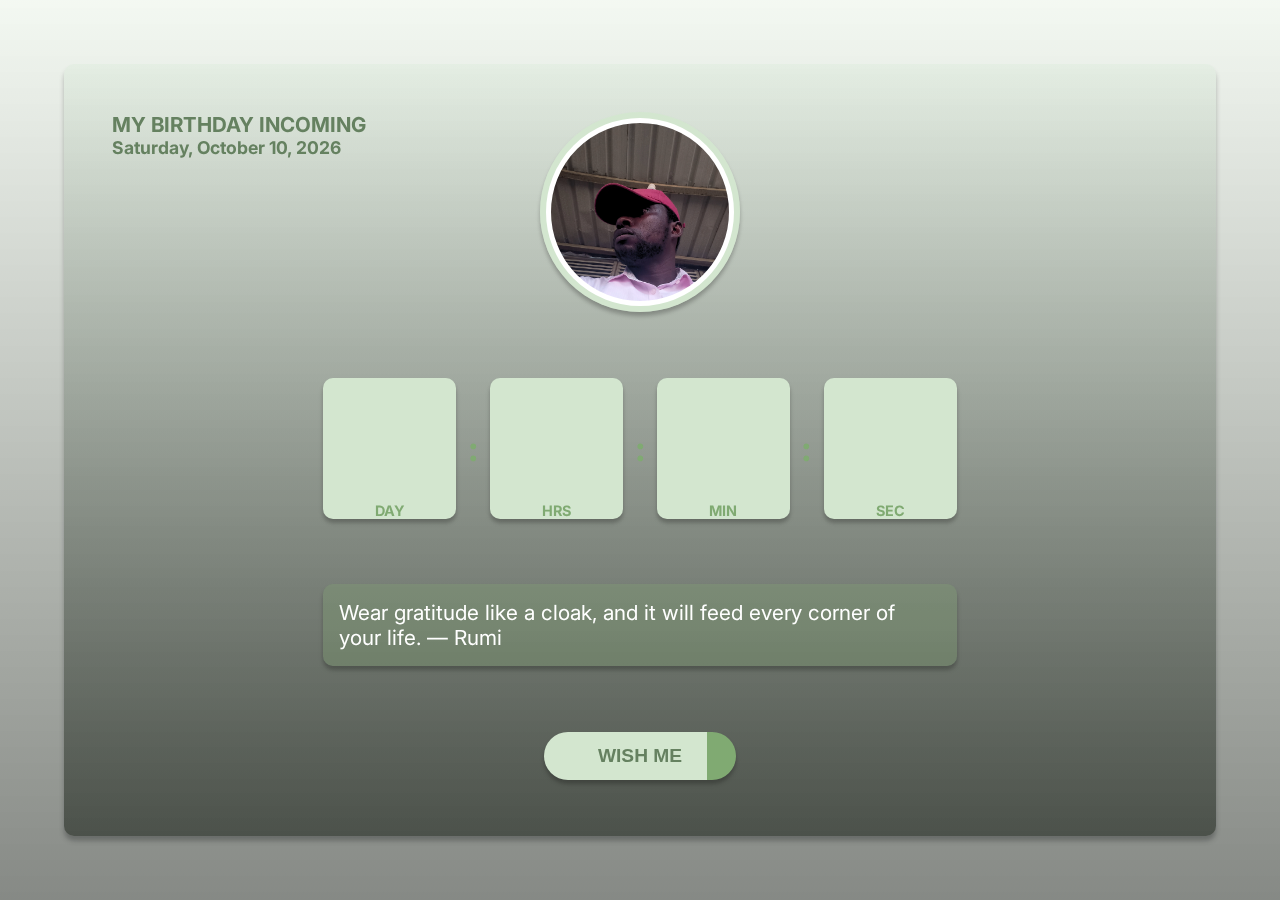
<file: index.html>
<!DOCTYPE html>
<html lang="en">

<head>
    <meta charset="UTF-8" />
    <meta name="viewport" content="width=device-width, initial-scale=1.0" />
    <meta name="description" content="A birthday countdown application which automatically updates for every year">
    <meta property="og:title " content="A birthday countdown timer">
    <meta property="og:description"
        content="A birthday countdown application which automatically updates for every year">
    <meta property="og:image" content="https://github.com/wisac/birthday-countdown/blob/main/images/picture.jpg?raw=true">
    <meta property="og:url" content="https://wisac.github.io/birthday-countdown/">
    <title>My Birthday Countdown</title>
    <link rel="stylesheet" href="src/style.css" />
    <link rel="icon" href="images/favicon.ico" />
    <script src="src/qoutes.js"></script>
    <script defer src="src/main.js"></script>
</head>

<body>
    <main style="
                background-image: url('https://img.gs/jqhspclgkm/1920/https://github.com/wisac/birthday-countdown/blob/main/images/eberhard-grossgasteiger-kSfSAk5l4HQ-unsplash.jpg?raw=true');
            ">
        <div class="overlay-container">
            <div class="title-container">
                <h3 class="title">MY BIRTHDAY INCOMING</h3>
                <h4 class="date">Lorem, 00 Lorem 2023</h4>
            </div>
            <div class="profile-container">
                <div class="outer-circle">
                    <div class="inner-circle">
                        <div class="picture" style="
                                    background-image: url('images/2024.jpg');
                                "></div>
                    </div>
                </div>
            </div>
            <div class="time-container">
                <div class="day-box time-hand-card">
                    <h1 class="time-hand-time day-hand"></h1>
                    <h2 class="time-hand-label">DAY</h2>
                </div>
                <h1 class="time-hand-divider">:</h1>
                <div class="hrs-box time-hand-card">
                    <h1 class="time-hand-time hrs-hand"></h1>
                    <h2 class="time-hand-label">HRS</h2>
                </div>
                <h1 class="time-hand-divider">:</h1>

                <div class="min-box time-hand-card">
                    <h1 class="time-hand-time min-hand"></h1>
                    <h2 class="time-hand-label">MIN</h2>
                </div>

                <h1 class="time-hand-divider">:</h1>

                <div class="sec-box time-hand-card">
                    <h1 class="time-hand-time sec-hand"></h1>
                    <h2 class="time-hand-label">SEC</h2>
                </div>
            </div>
            <div class="message-container">
                <p class="message">
                    Wear gratitude like a cloak, and it will feed every corner of your life. — Rumi
                </p>
            </div>
            <div class="button-container">
                <button class="wish-me-btn">WISH ME</button>
                <p class="wish-status"></p>
            </div>
        </div>
        <!--Overlay-container-->
    </main>
</body>

</html>
</file>
<file: src/style.css>
@import url("https://fonts.googleapis.com/css2?family=Inter:wght@400;500;600;700;800&display=swap");

:root {
    /* Colors */
    --bg-light: rgba(208, 231, 210, 0.27);
    --bg-dark: rgba(6, 15, 7, 0.492);
    --primary-dark: #618264;
    --primary-light: #79ac78;
    --primary-transparent: #79ac7845;
    --secondary: #d0e7d2;
}

* {
    margin: 0;
    box-sizing: border-box;
    padding: 0;
}

body {
    font-family: Inter, sans-serif;
    color: var(--primary-dark);
    filter: hue-rotate(350deg);

    /* Low resolution tablets and large mobile 480px to 768px*/
    @media screen and (min-width: 480px) {
        font-size: 1.1rem;
    }

    /* High resolution tablets and small laptops 768px to 1024px*/
    @media screen and (min-width: 768px) {
        font-size: 1.3rem;
    } /* 768px */

    /* Laptop and desktop 1024px to 2560px*/
    @media screen and (min-width: 1024px) {
        font-size: 1.1rem;
    } /* 1024px */
}

main {
    background-repeat: no-repeat;
    background-size: cover;
    background-position: -400px;
    height: 100vh;
    width: 100vw;
    display: flex;

    /* High resolution tablets and small laptops 768px to 1024px*/
    @media screen and (min-width: 768px) {
        background-position: -100px;
        justify-content: center;
        padding: 2rem;
        &::before {
            background-image: linear-gradient(var(--bg-light), var(--bg-dark));
            height: 100vh;
            width: 100%;
            content: "";
            position: absolute;
            top: 0;
            left: 0;
        }
    } /* 768px */

    /* Laptop and desktop 1024px to 2560px*/
    @media screen and (min-width: 1024px) {
        background-position: 0;
        padding: 4rem;
    } /* 1024px */
}

.overlay-container {
    background-image: linear-gradient(var(--bg-light), var(--bg-dark));
    height: 100%;
    display: flex;
    flex-direction: column;
    align-items: center;
    padding: 2.5rem;
    justify-content: space-between;
    width: 100%;

    /* High resolution tablets and small laptops 768px to 1024px*/
    @media screen and (min-width: 768px) {
        z-index: 1;
        border-radius: 10px;
        box-shadow: 0px 5px 5px 0px rgba(0, 0, 0, 0.25);
    } /* 768px */

    /* Laptop and desktop 1024px to 2560px*/
    @media screen and (min-width: 1024px) {
        padding: 3rem;
    } /* 1024px */
}

.title-container {
    display: flex;
    flex-direction: column;
    justify-content: center;
    align-items: center;

    /* Laptop and desktop 1024px to 2560px*/
    @media screen and (min-width: 1024px) {
        align-self: flex-start;
        position: absolute;
        align-self: flex-start;
        align-items: flex-start;
    } /* 1024px */
}

.outer-circle {
    height: 250px;
    width: 250px;
    display: flex;
    justify-content: center;
    align-items: center;
    border-radius: 50%;
    box-shadow: 0px 4px 4px 0px rgba(0, 0, 0, 0.25);

    /* Low resolution tablets and large mobile 480px to 768px*/
    @media screen and (min-width: 480px) {
        height: 320px;
        width: 320px;
    } /* 480px */

    /* High resolution tablets and small laptops 768px to 1024px*/
    @media screen and (min-width: 768px) {
        height: 350px;
        width: 350px;
    } /* 768px */

    /* Laptop and desktop 1024px to 2560px*/
    @media screen and (min-width: 1024px) {
        height: 200px;
        width: 200px;
    } /* 1024px */
}

.inner-circle {
    width: 100%;
    height: 100%;
    background-image: conic-gradient(
        var(--primary-light) 0deg,
        var(--secondary) 0deg
    );
    display: flex;
    justify-content: center;
    align-items: center;
    border-radius: 50%;
}

.picture {
    height: 94%;
    width: 94%;
    background-size: cover;
    background-repeat: no-repeat;
    border-radius: 50%;
    border: 5px solid #fff;
}

.time-container {
    display: flex;
    justify-content: space-between;
    width: 100%;

    /* Laptop and desktop 1024px to 2560px*/
    @media screen and (min-width: 1024px) {
        width: 60%;
        /* justify-content: center; */
        gap: 2%;
    } /* 1024px */

    & .time-hand-card {
        position: relative;
        width: 4em;
        height: 4em;

        background-color: var(--secondary);
        display: flex;
        align-items: center;
        justify-content: center;
        border-radius: 10px;
        box-shadow: 0px 4px 4px 0px rgba(0, 0, 0, 0.25);

        /* Low resolution tablets and large mobile 480px to 768px*/
        @media screen and (min-width: 480px) {
            width: 5em;
            height: 5em;
        } /* 480px */

        /* High resolution tablets and small laptops 768px to 1024px*/
        @media screen and (min-width: 768px) {
            width: 6em;
            height: 6em;
        } /* 768px */

        /* Laptop and desktop 1024px to 2560px*/
        @media screen and (min-width: 1024px) {
            width: 8em;
            height: 8em;
        } /* 1024px */
    }
}

.time-hand-label {
    position: absolute;
    bottom: 0;
    font-size: 0.7rem;
    color: var(--primary-light);

    /*High resolution tablets and small laptops 768px to 1024px*/
    @media screen and (min-width: 768px) {
        font-size: 0.9rem;
    } /* 768px */

    /* Laptop and desktop 1024px to 2560px*/
    @media screen and (min-width: 1024px) {
        font-size: 0.9rem;
    } /* 1024px */
}

.time-hand-time {
    font-size: 2.5rem;

    /* High resolution tablets and small laptops 768px to 1024px*/
    @media screen and (min-width: 768px) {
        font-size: 3.5rem;
    } /* 768px */

    /* Laptop and desktop 1024px to 2560px*/
    @media screen and (min-width: 1024px) {
        font-size: 4.5rem;
    } /* 1024px */
}

.time-hand-divider {
    align-self: center;
    margin: auto;
    height: fit-content;
    color: var(--primary-light);
}

.message-container {
    background-color: var(--primary-transparent);
    padding: 1rem;
    border-radius: 10px;
    box-shadow: 0px 4px 4px 0px rgba(0, 0, 0, 0.25);

    /* Laptop and desktop 1024px to 2560px*/
    @media screen and (min-width: 1024px) {
        width: 60%;
    } /* 1024px */

    & .message {
        color: #fff;
        font-size: 1.1rem;

        /* High resolution tablets and small laptops 768px to 1024px*/
        @media screen and (min-width: 768px) {
            font-size: 1.3rem;
        } /* 768px */
    }
}

.button-container {
    text-align: center;
}

.wish-me-btn {
    width: 12rem;
    height: 3rem;
    border-radius: 40px;
    border: none;
    background-image: linear-gradient(
        to right,
        var(--secondary) 85%,
        var(--primary-light) 50%
    );
    color: var(--primary-dark);
    box-shadow: 0px 4px 4px 0px rgba(0, 0, 0, 0.25);
    font-weight: 600;
    transition: filter, 0.2s ease-in-out;
    text-align: center;
    -webkit-appearance: none !important ;

    &:hover {
        cursor: pointer;
        filter: brightness(1.1);
    }

    &:active {
        filter: brightness(0.9);
    }

    /* Low resolution tablets and large mobile 480px to 768px*/
    @media screen and (min-width: 480px) {
        width: 13rem;
        height: 3.5rem;
        font-size: 1.1rem;
    } /* 480px */

    /* High resolution tablets and small laptops 768px to 1024px*/
    @media screen and (min-width: 768px) {
        width: 15rem;
        height: 4rem;
        font-size: 1.3rem;
    } /* 768px */

    /* Laptop and desktop 1024px to 2560px*/
    @media screen and (min-width: 1024px) {
        width: 12rem;
        height: 3rem;
        font-size: 1.2rem;
    } /* 1024px */
}

.wish-status {
    opacity: 0;
    transition: opacity 0.6s ease-in-out;
    background-color: var(--primary-transparent);
    border-radius: 30px;
    padding: 0 0.5rem;
    margin-top: 0.5rem;
    color: #fff;
    font-size: 1rem;
}

.show-wish-status {
    opacity: 1;
}
</file>
